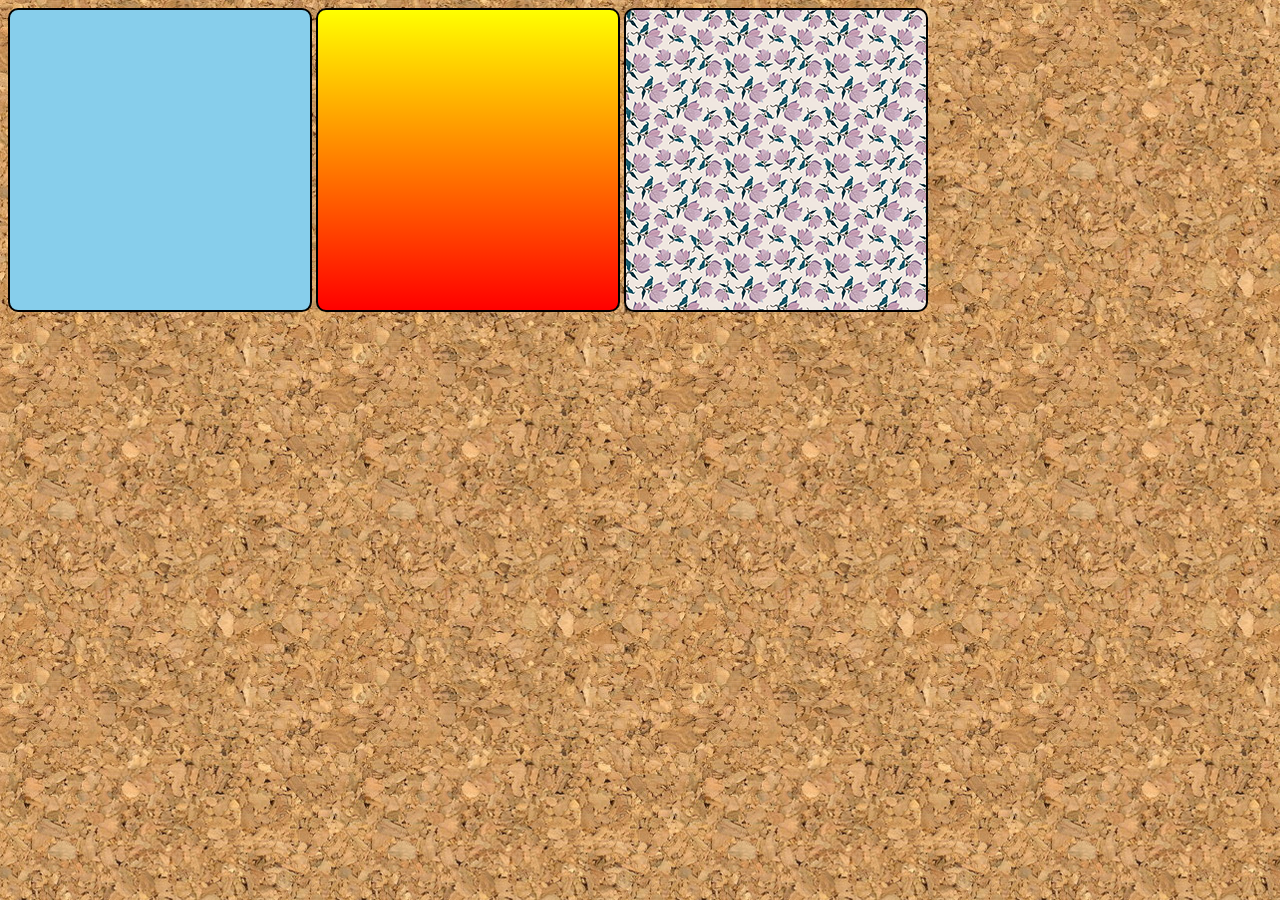
<file: exercícios/ex022/fundo001.html>
<!DOCTYPE html>
<html lang="pt-br">
<head>
    <meta charset="UTF-8">
    <meta name="viewport" content="width=device-width, initial-scale=1.0">
    <title>fundo 001</title>
    <link rel="stylesheet" href="estilo.css">
</head>
<body>
    
    <div id="q1" class="quadrado">
        
    </div>

    <div id="q2" class="quadrado">
        
    </div>
    
    <div id="q3" class="quadrado">
        
    </div>
    
</body>
</html>
</file>
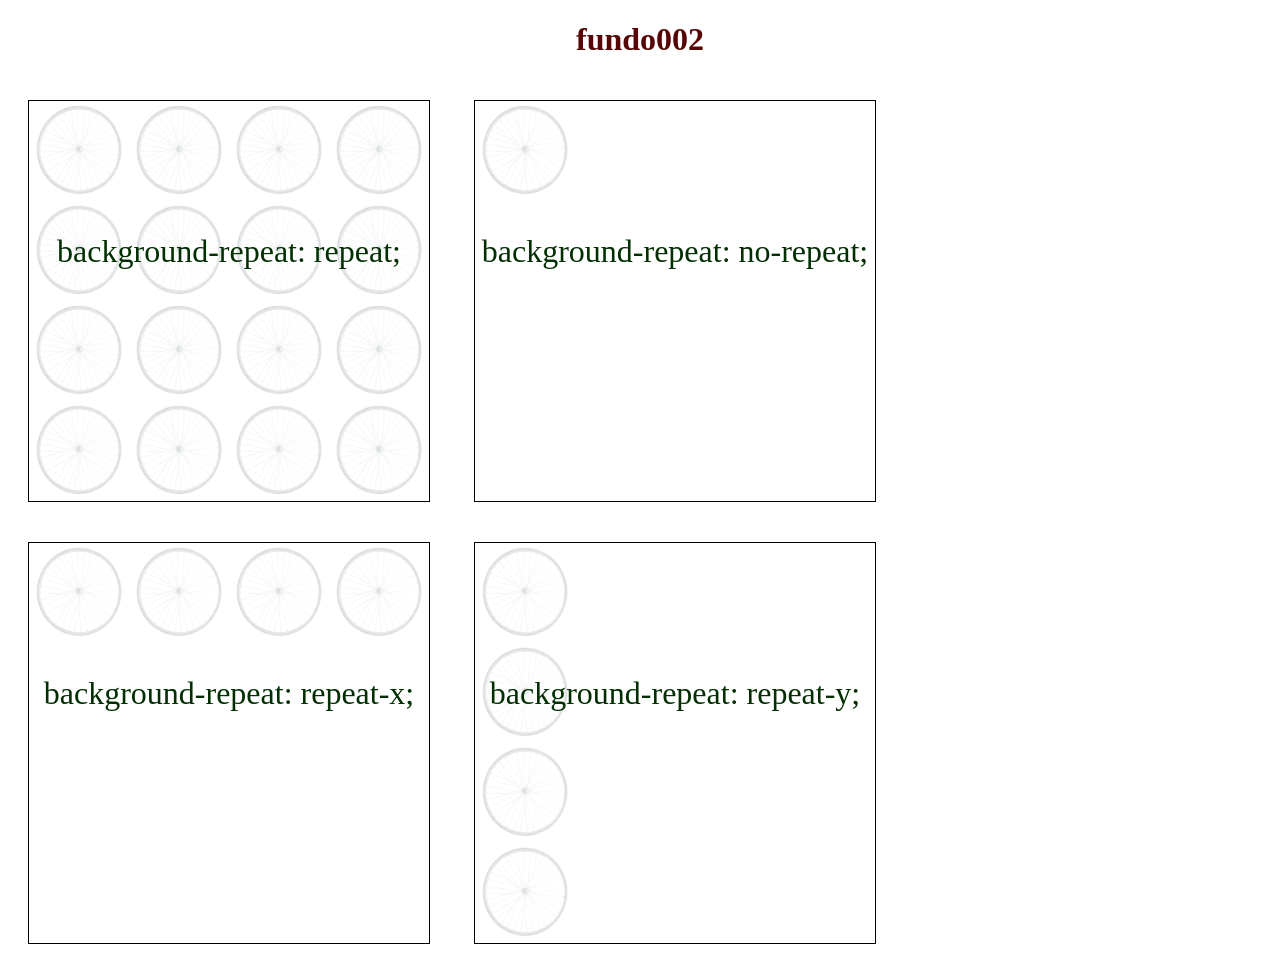
<file: exercícios/ex022/fundo002.html>
<!DOCTYPE html>
<html lang="pt-BR">

<head>
    <meta charset="UTF-8">
    <meta name="viewport" content="width=device-width, initial-scale=1.0">
    <title>fundo 002</title>
    <link rel="stylesheet" href="fundo002.css">
</head>
<body>
    <h1>fundo002</h1>
    <div id="divUm">
        <p>background-repeat: repeat;</p>
    </div>
    <div id="divDois">
        <p>background-repeat: no-repeat;</p>
    </div>
    <div id="divTres">
        <p>background-repeat: repeat-x;</p>
    </div>
    <div id="divQuatro">
        <p>background-repeat: repeat-y;</p>
    </div>
</body>
</html>
</file>
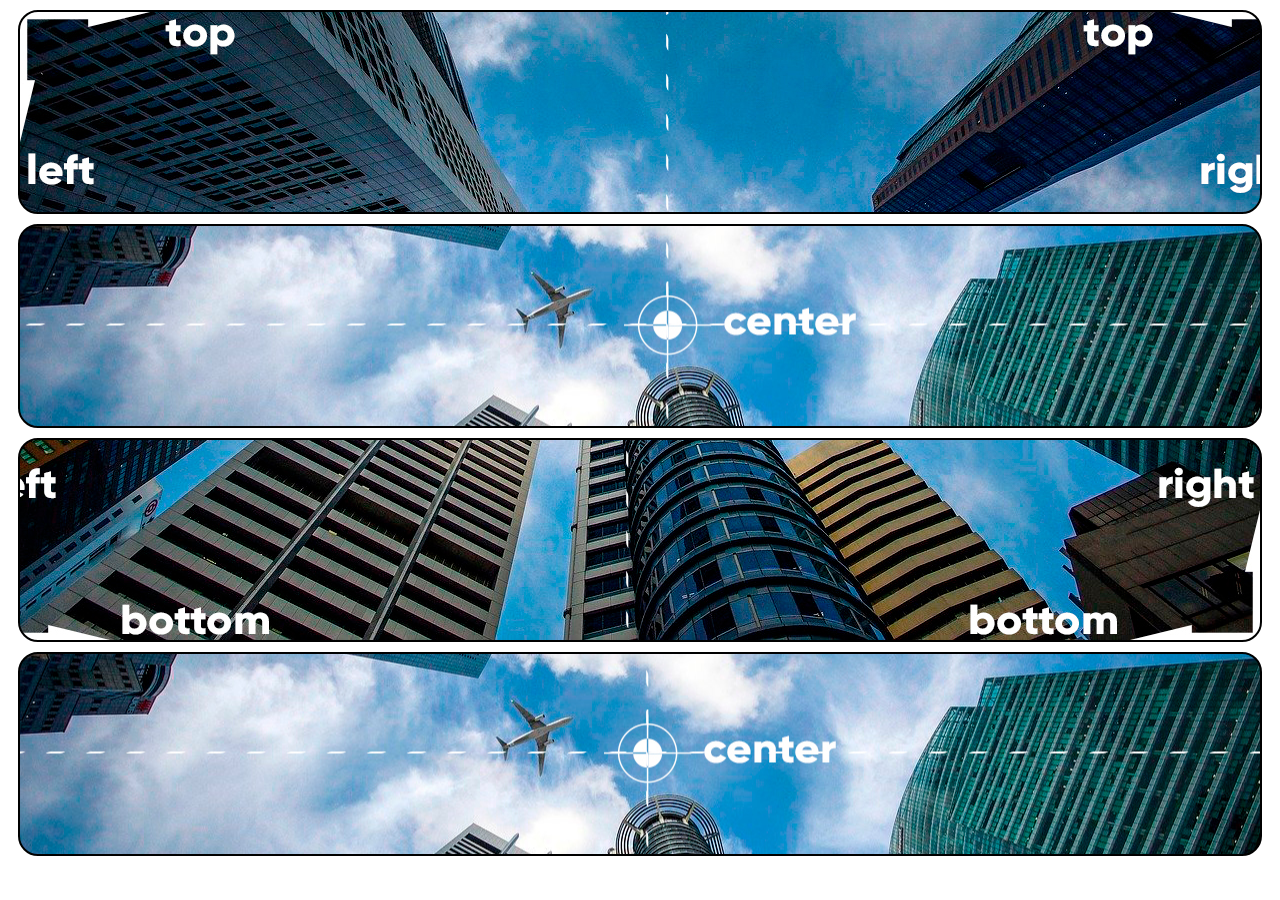
<file: exercícios/ex022/fundo003.html>
<!DOCTYPE html>
<html lang="pt-BR">
<head>
    <meta charset="UTF-8">
    <meta name="viewport" content="width=device-width, initial-scale=1.0">
    <title>fundo003</title>
    <style>
        .bloco{
            height: 200px;
            border: 2px solid #000;
            margin: 10px;
            border-radius:20px;
            background-image: url('imagens/wallpaper003.jpg');
        }
        #q1{
           background-position: left top; 
        }
        #q2{
           background-position: left center; 
        }
        #q3{
           background-position: right bottom; 
        }
        #q4{
           background-position: center center; 
        }
    </style>
</head>
<body>
    <div class="bloco" id="q1"></div>
    <div class="bloco" id="q2"></div>
    <div class="bloco" id="q3"></div>    
    <div class="bloco" id="q4"></div>
</body>
</html>
</file>
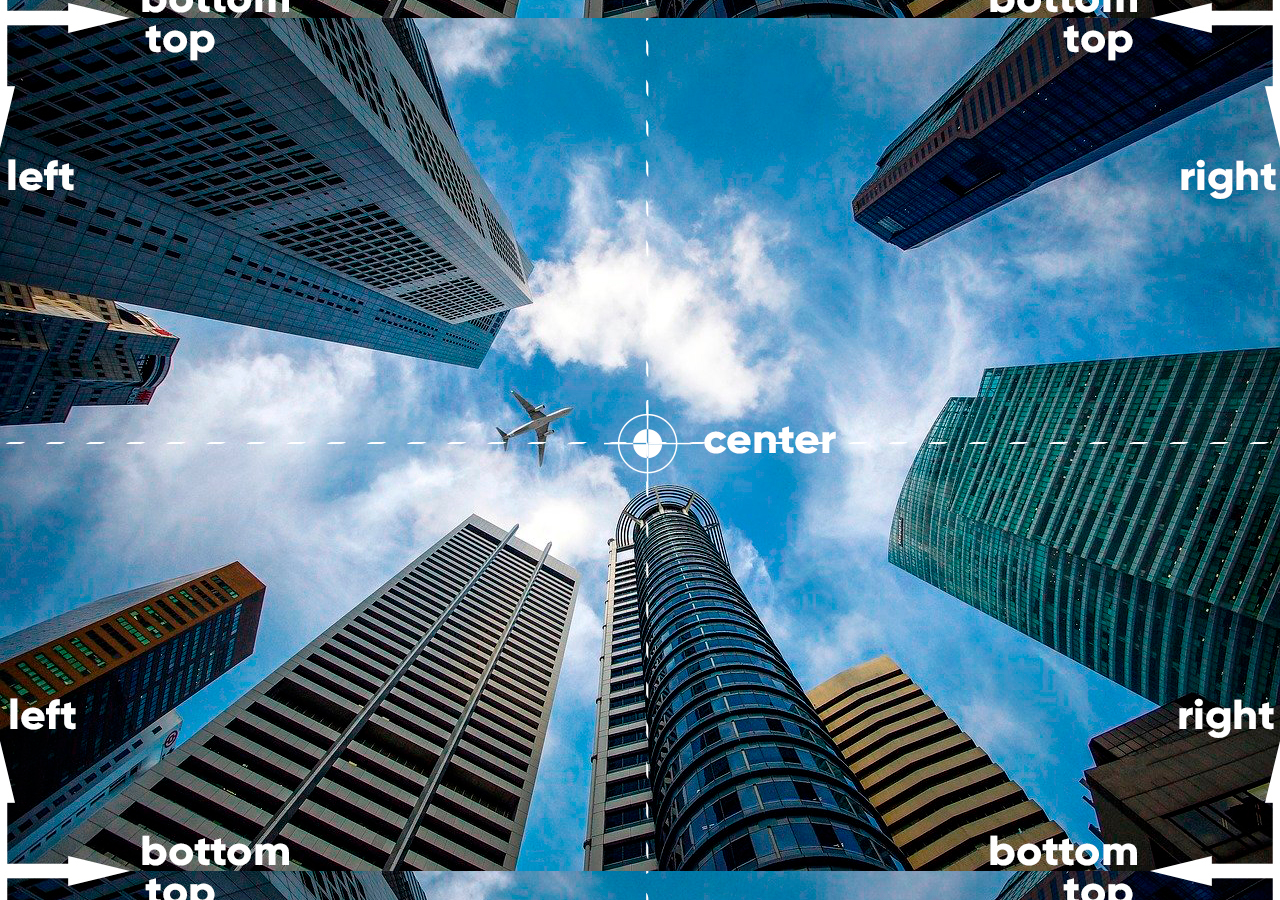
<file: exercícios/ex022/fundo005.html>
<!DOCTYPE html>
<html lang="pt-BR">
<head>
    <meta charset="UTF-8">
    <meta name="viewport" content="width=device-width, initial-scale=1.0">
    <title>fundo 005</title>
    <style>
        body{
            height: 97vh;
            background-image: url('imagens/wallpaper003.jpg');
            background-position: center center;
        }
    </style>
</head>
<body>
    
</body>
</html>
</file>
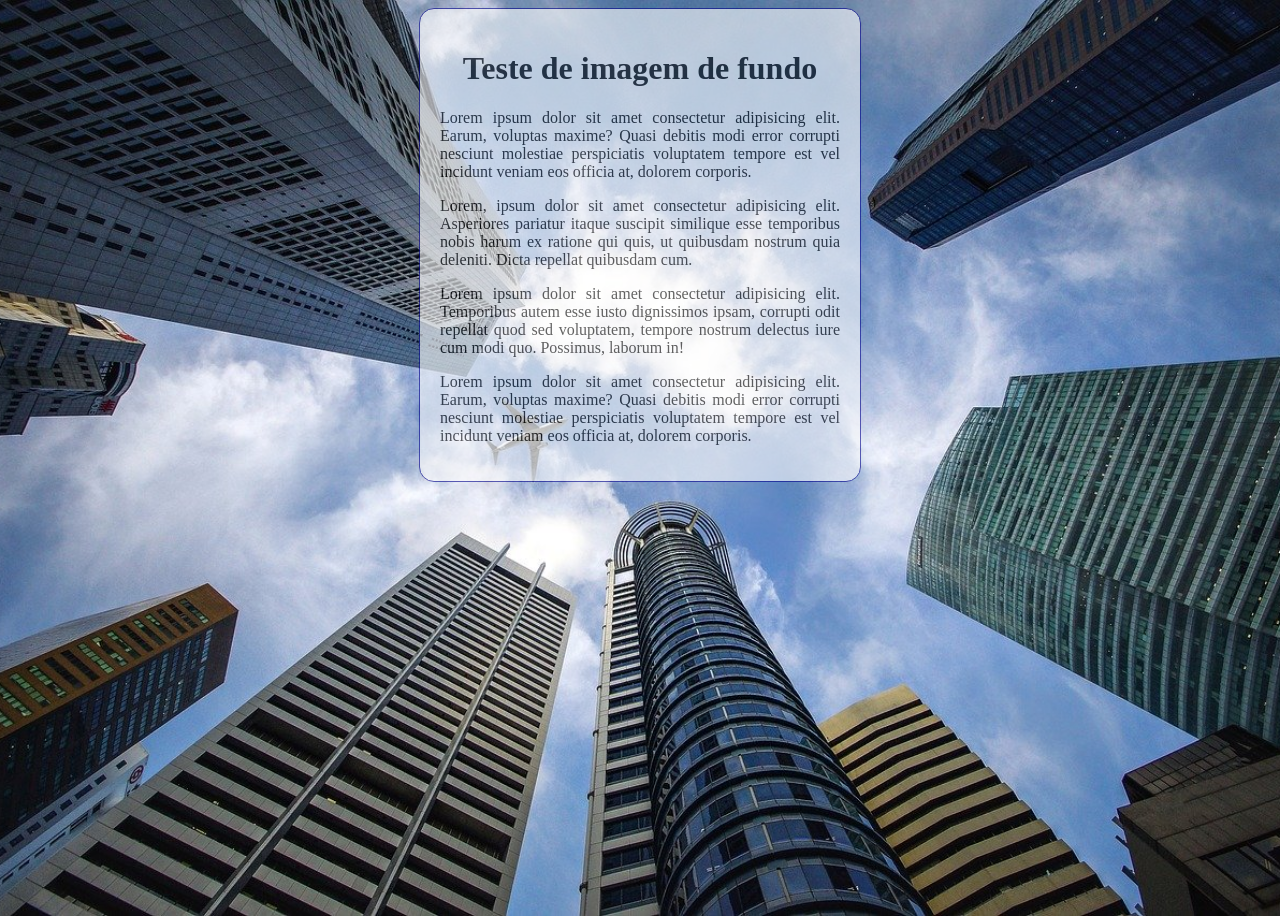
<file: exercícios/ex022/fundo006.html>
<!DOCTYPE html>
<html lang="pt-BR">
<head>
    <meta charset="UTF-8">
    <meta name="viewport" content="width=device-width, initial-scale=1.0">
    <title>fundo 006</title>
    <style>
        body{
            height: 100vh;
            background-color: black;
            background-image: url(imagens/wallpaper002.jpg);
            background-position: center center;
            background-repeat: no-repeat;
            background-size: cover;
        }
        main{
            background-color: white;
            width: 400px;
            padding: 20px;
            margin: auto;
            border: 1px solid darkblue;
            border-radius: 15px;
            opacity: 0.6;
        }
        h1{
            text-align: center;
        }
        p{
            text-align: justify;
        }
    </style>
</head>
    <body>
        <main>
            <h1>Teste de imagem de fundo</h1>
            <p>
                Lorem ipsum dolor sit amet consectetur adipisicing elit. Earum, voluptas maxime? Quasi debitis modi error corrupti nesciunt molestiae perspiciatis voluptatem tempore est vel incidunt veniam eos officia at, dolorem corporis.
            </p>
            <p>            
                Lorem, ipsum dolor sit amet consectetur adipisicing elit. Asperiores pariatur itaque suscipit similique esse temporibus nobis harum ex ratione qui quis, ut quibusdam nostrum quia deleniti. Dicta repellat quibusdam cum.
            </p>
            <p> 
                Lorem ipsum dolor sit amet consectetur adipisicing elit.        Temporibus autem esse iusto dignissimos ipsam, corrupti odit repellat quod sed voluptatem, tempore nostrum delectus iure cum modi quo. Possimus, laborum in!
            </p>
            <p>
                Lorem ipsum dolor sit amet consectetur adipisicing elit. Earum, voluptas maxime? Quasi debitis modi error corrupti nesciunt molestiae perspiciatis voluptatem tempore est vel incidunt veniam eos officia at, dolorem corporis.
            </p>
        </main>    
    </body>
</html>
</file>
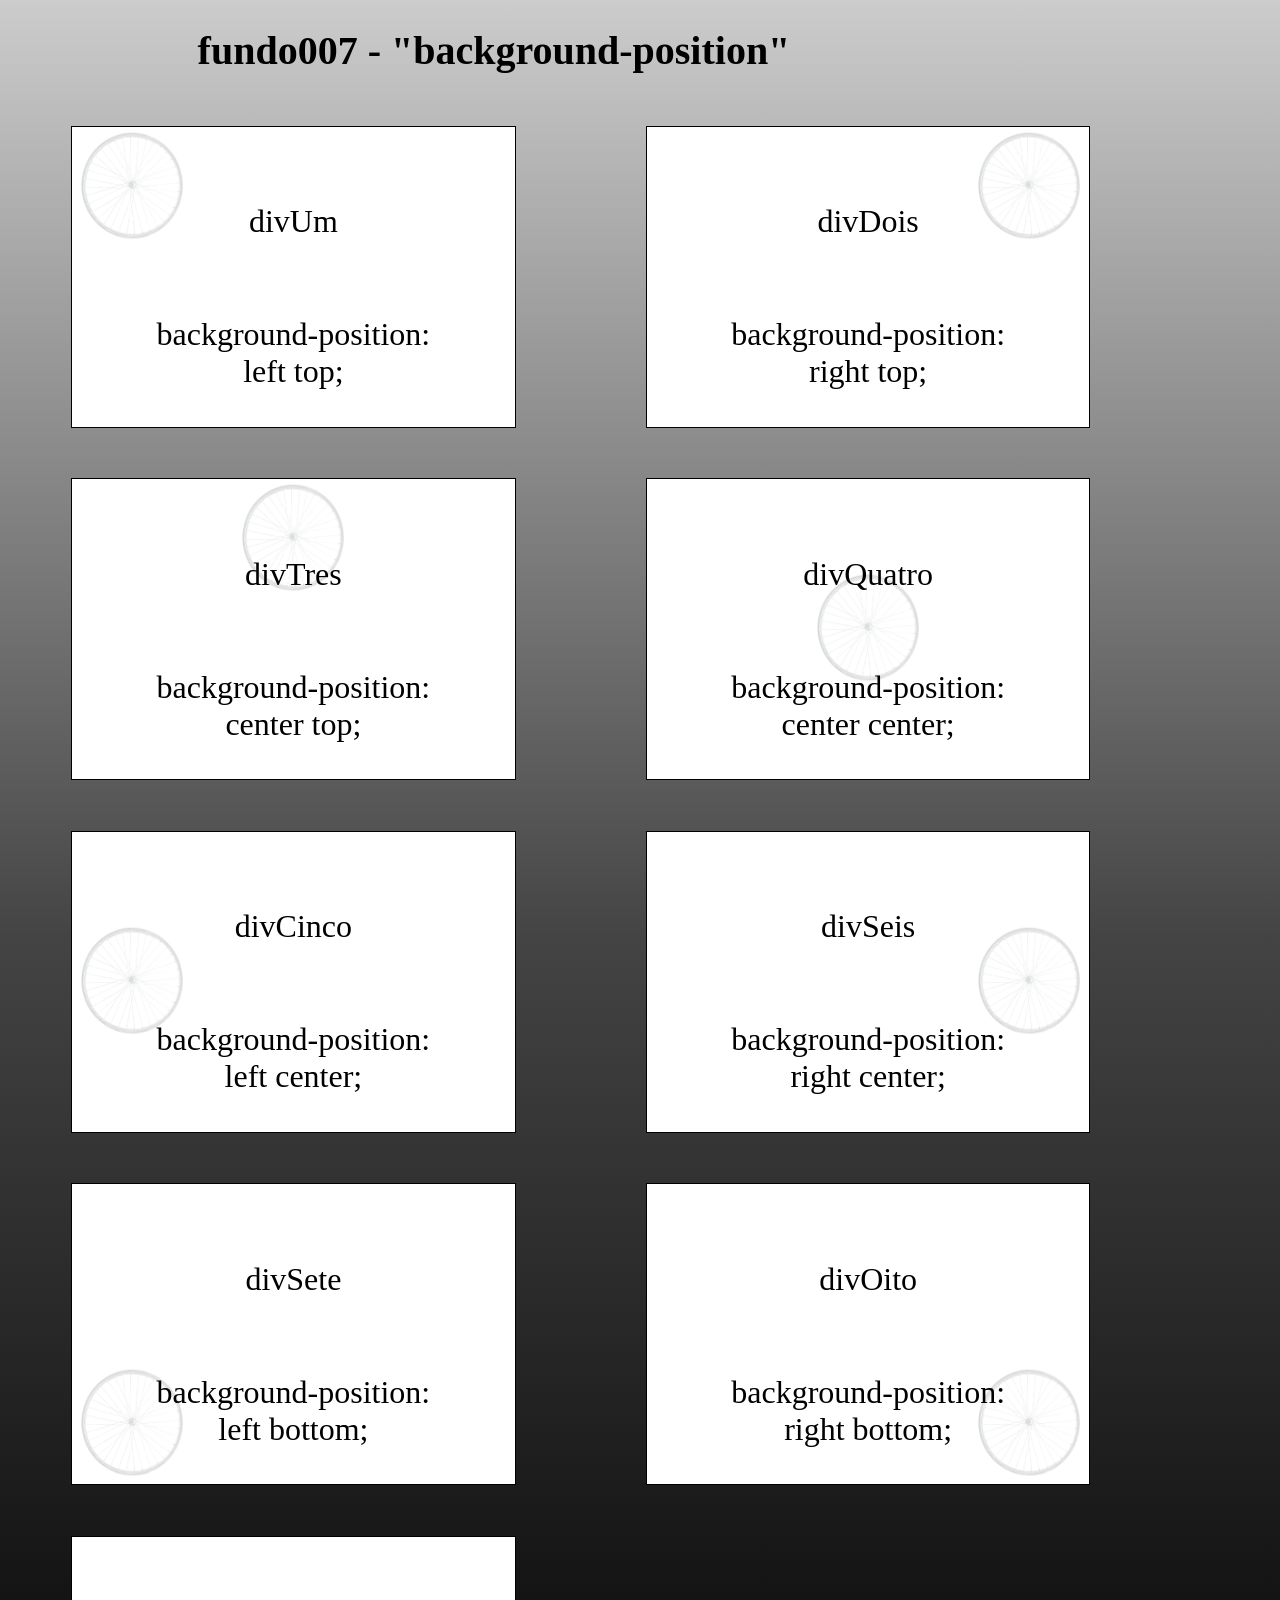
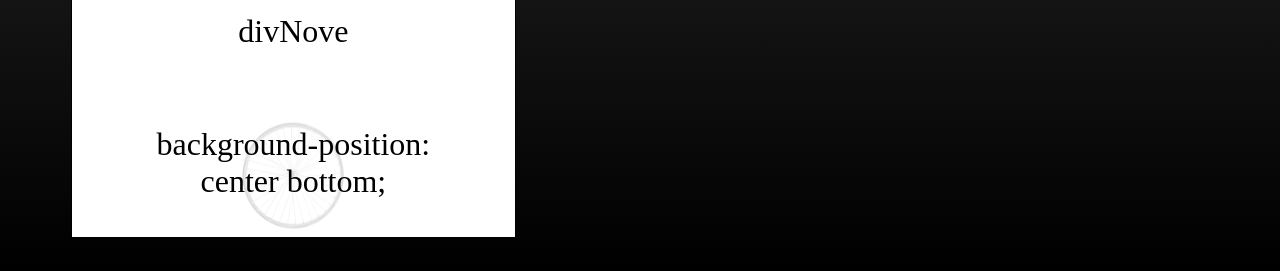
<file: exercícios/ex022/fundo007.html>
<!DOCTYPE html>
<html lang="pt-BR">

<head>
    <meta charset="UTF-8">
    <meta name="viewport" content="width=device-width, initial-scale=1.0">
    <title>fundo 007</title>
    <link rel="stylesheet" href="fundo007.css">
</head>
<body>
    <h1>fundo007 - "background-position"</h1>
    <div id="divUm">
        <p>divUm</p>
        <p>background-position:<br> left top;</p>
    </div>
    <div id="divDois">
        <p>divDois</p>
        <p>background-position:<br> right top;</p>
    </div>
    <div id="divTres">
        <p>divTres</p>
        <p>background-position:<br> center top;</p>
    </div>
    <div id="divQuatro">
        <p>divQuatro</p>
        <p>background-position:<br> center center;</p>
    </div>
    <div id="divCinco">
        <p>divCinco</p>
        <p>background-position:<br> left center;</p>
    </div>
    <div id="divSeis">
        <p>divSeis</p>
        <p>background-position:<br> right center;</p>
    </div>
    <div id="divSete">
        <p>divSete</p>
        <p>background-position:<br> left bottom;</p>
    </div>
    <div id="divOito">
        <p>divOito</p>
        <p>background-position:<br> right bottom;</p>
    </div>
    <div id="divNove">
        <p>divNove</p>
        <p>background-position:<br> center bottom;</p>
    </div>
</body>
</html>
</file>
<file: exercícios/ex022/estilo.css>
.quadrado{
    border: 2px solid #000;
    width: 300px;
    height: 300px;
    display: inline-block;
    border-radius: 10px;
    background-color: lightgray;
}
#q1{
    background-color: skyblue;    
}
#q2{
    background-image: linear-gradient(to bottom, yellow, red);
}
#q3{
    background-image: url(imagens/pattern003.png);   
}
body{
    background-image: url(imagens/wallpaper001.jpg);
}
</file>
<file: exercícios/ex022/fundo002.css>
h1{
    text-align: center;
    font-size: 2em;
    color: rgb(88, 7, 7);
}
div{
    border: 1px solid #000;
    width: 400px;
    height: 400px;
    display: inline-block;
    margin: 20px;            
}
div p{
    text-align: center;
    padding-top: 100px;
    font-size: 2em;
}
#divUm{
    background-image: url("fundo\ com\ transparencia.png");
    background-size: 100px 100px;
    background-repeat: repeat;
}
#divDois{
    background-image: url("fundo\ com\ transparencia.png");
    background-size: 100px 100px;
    background-repeat: no-repeat;
}
#divTres{
    background-image: url("fundo\ com\ transparencia.png");
    background-size: 100px 100px;
    background-repeat: repeat-x;
}
#divQuatro{
    background-image: url("fundo\ com\ transparencia.png");
    background-size: 100px 100px;
    background-repeat: repeat-y;
}
p{
    color: rgb(2, 47, 2);
}
</file>
<file: exercícios/ex022/fundo007.css>
body{
    background-image: linear-gradient(to bottom,#cccccc, #444444, #000000);
}
h1{
    text-align: left;
    padding-left: 15%;
    font-size: 2.5em;
}
div{
    background-color: #ffffff;
    border: 1px solid #000;
    width: 35%;
    height: 300px;
    display: inline-block;
    margin: 2% 5%;            
}
div p{
    text-align: center;
    padding-top: 10%;
    font-size: 2em;
}
div{
    background-image: url("fundo\ com\ transparencia.png");
    background-size: 120px 120px;
    background-repeat: no-repeat;
}
#divUm{
    background-position: left top;
}
#divDois{
    background-position: right top;
}
#divTres{
    background-position: center top;
}
#divQuatro{
    background-position: center center;
}
#divCinco{
    background-position: left center;
}
#divSeis{
    background-position: right center;
}
#divSete{
    background-position: left bottom;
}
#divOito{
    background-position: right bottom;
}
#divNove{
    background-position: center bottom;
}
</file>
